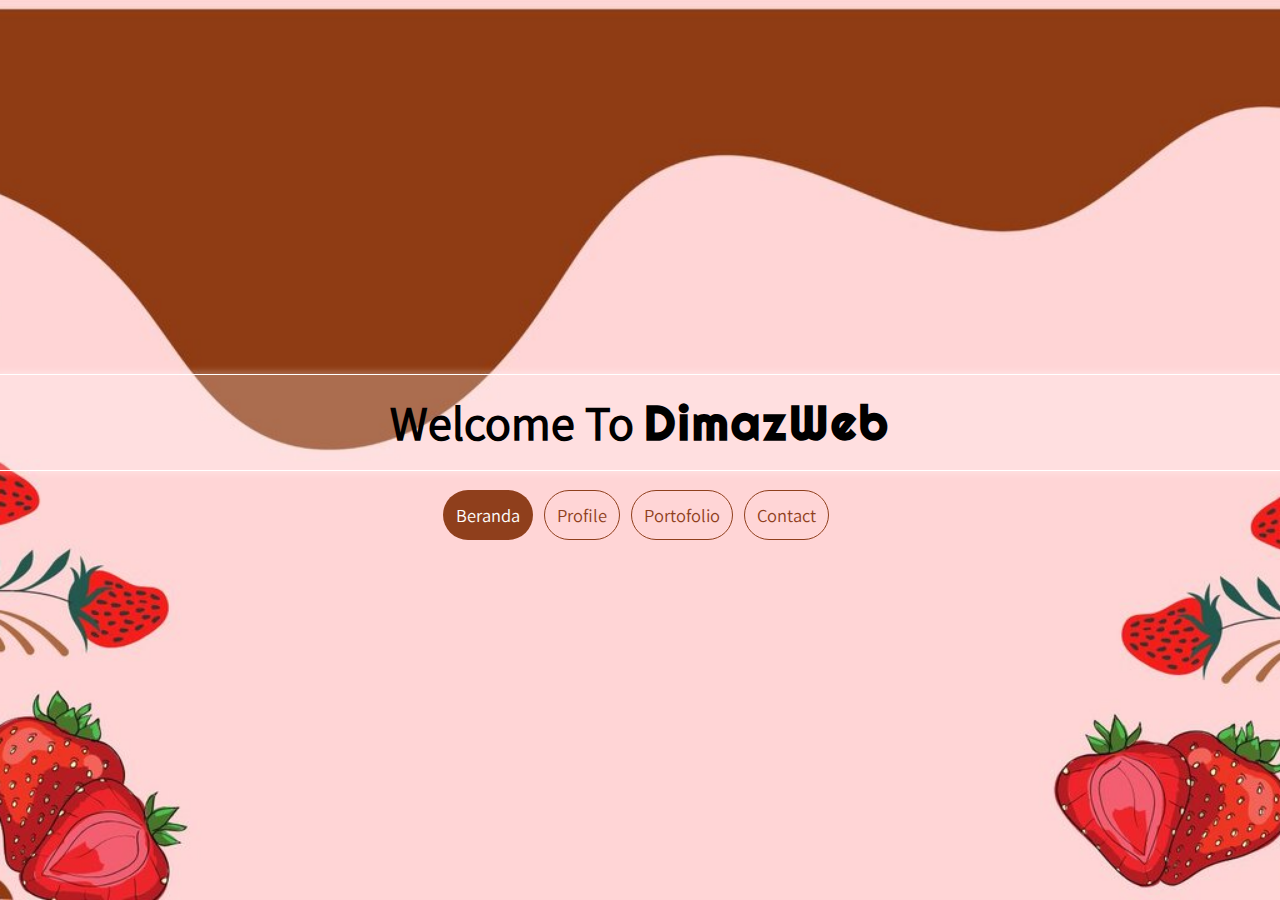
<file: index.html>
<!DOCTYPE html>
<html lang="en">
<head>
  <meta charset="UTF-8">
  <meta http-equiv="X-UA-Compatible" content="IE=edge">
  <meta name="viewport" content="width=device-width, initial-scale=1.0">
  <title>Beranda - Dimaz Web</title>
  <link rel="stylesheet" href="./css/style.css">
</head>
<body>
  <div id="main-banner" style="height: 100vh !important;">
    <div class="content-paralax">
      <div style="width: 100%; text-align: center;">
        <div class="welcome mb-3">
          <h1>Welcome To <span class="bold-weight" style="letter-spacing: 3px;">DimazWeb</span> </h1>
        </div>
        <div style="margin-top: 2rem;">
          <a href="index.html" class="btn btn-brown rounded mr-1 font-lg">Beranda</a>
          <a href="profile.html" class="btn btn-outline-brown rounded mr-1 font-lg">Profile</a>
          <a href="portofolio.html" class="btn btn-outline-brown mr-1 rounded font-lg">Portofolio</a>
          <a href="kontak.html" class="btn btn-outline-brown mr-1 rounded font-lg">Contact</a>
        </div>
      </div>
    </div>
  </div>
</body>
</html>
</file>
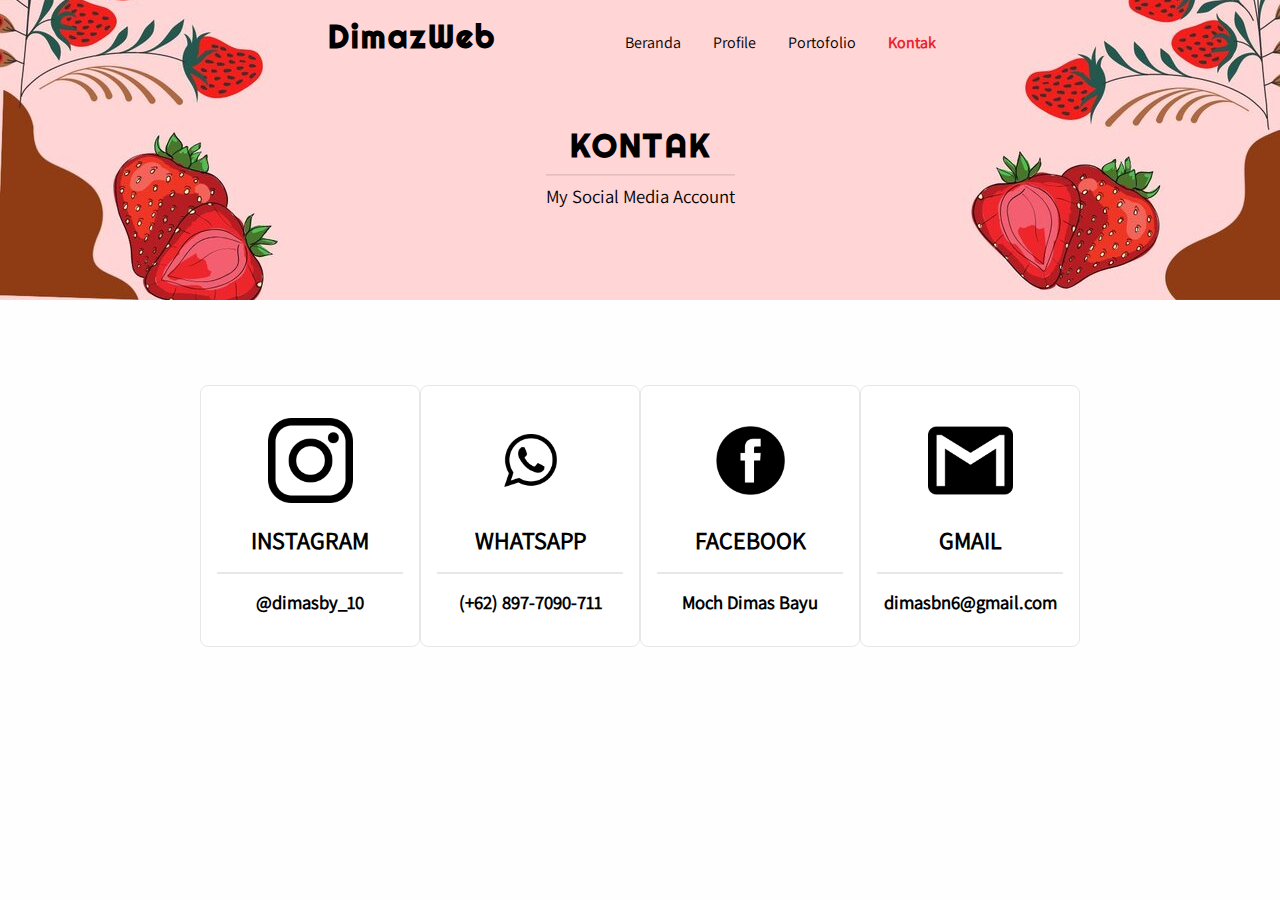
<file: kontak.html>
<!DOCTYPE html>
<html lang="en">
<head>
  <meta charset="UTF-8">
  <meta http-equiv="X-UA-Compatible" content="IE=edge">
  <meta name="viewport" content="width=device-width, initial-scale=1.0">
  <title>Portofolio - Dimas Web</title>
  <link rel="stylesheet" href="./css/style.css">
</head>
<body>
  <header class="main-content">
    <div class="header-content">
      <h1 class="brand bold-weight" style="letter-spacing: 2px;">DimazWeb</h1>
      <ol class="header-menu plain">
        <li class="menu-item">
          <a href="index.html">Beranda</a>
        </li>
        <li class="menu-item">
          <a href="profile.html">Profile</a>
        </li>
        <li class="menu-item">
          <a href="portofolio.html">Portofolio</a>
        </li>
        <li class="menu-item active">
          <a href="kontak.html">Kontak</a>
        </li>
      </ol>
    </div>
  </header>
  <div id="main-banner">
    <div style="margin-top: 125px; text-align: center;">
      <h1 class="bold-weight mb-2" style="letter-spacing: 2px;">KONTAK</h1>
      <hr class="mb-2" style="border-color: #0000001a;">
      <h3 class="light-weight">My Social Media Account</h3>
    </div>
  </div>
  <div class="main-content" id="content">
    <div class="card-list">
      <div class="card-contact">
        <a href="https://www.instagram.com/dimasby_10/" style="color: #000000; text-decoration: none;" target="_blank">
          <div style="text-align: center;">
            <img src="IMAGES/Contact/pngwing.com (1).png" alt="" style="object-fit: contain;" class="mb-3" width="85px">
            <h2 class="mb-3">INSTAGRAM</h2>
            <hr class="mb-3" color="#e7e7e7">
            <h3>@dimasby_10</h3>
          </div>
        </a>
      </div>
      <div class="card-contact">
        <a href="https://api.whatsapp.com/send/?phone=628977090711" style="color: #000000; text-decoration: none;" target="_blank">
          <div style="text-align: center;">
            <img src="IMAGES/Contact/pngwing.com (2).png" alt="" style="object-fit: contain;" class="mb-3" width="85px">
            <h2 class="mb-3">WHATSAPP</h2>
            <hr class="mb-3" color="#e7e7e7">
            <h3>(+62) 897-7090-711</h3>
          </div>
        </a>
      </div>
      <div class="card-contact">
        <a href="http://www.facebook.com/100003594042326/" style="color: #000000; text-decoration: none;" target="_blank">
          <div style="text-align: center;">
            <img src="IMAGES/Contact/pngwing.com (3).png" alt="" style="object-fit: contain;" class="mb-3" width="85px">
            <h2 class="mb-3">FACEBOOK</h2>
            <hr class="mb-3" color="#e7e7e7">
            <h3>Moch Dimas Bayu</h3>
          </div>
        </a>
      </div>
      <div class="card-contact">
        <a href="mailto:dimasbn6@gmail.com" style="color: #000000; text-decoration: none;" target="_blank">
          <div style="text-align: center;">
            <img src="IMAGES/Contact/pngwing.com (4).png" alt="" style="object-fit: contain;" class="mb-3" width="85px">
            <h2 class="mb-3">GMAIL</h2>
            <hr class="mb-3" color="#e7e7e7">
            <h3>dimasbn6@gmail.com</h3>
          </div>
        </a>
      </div>
    </div>
  </div>
</body>
</html>
</file>
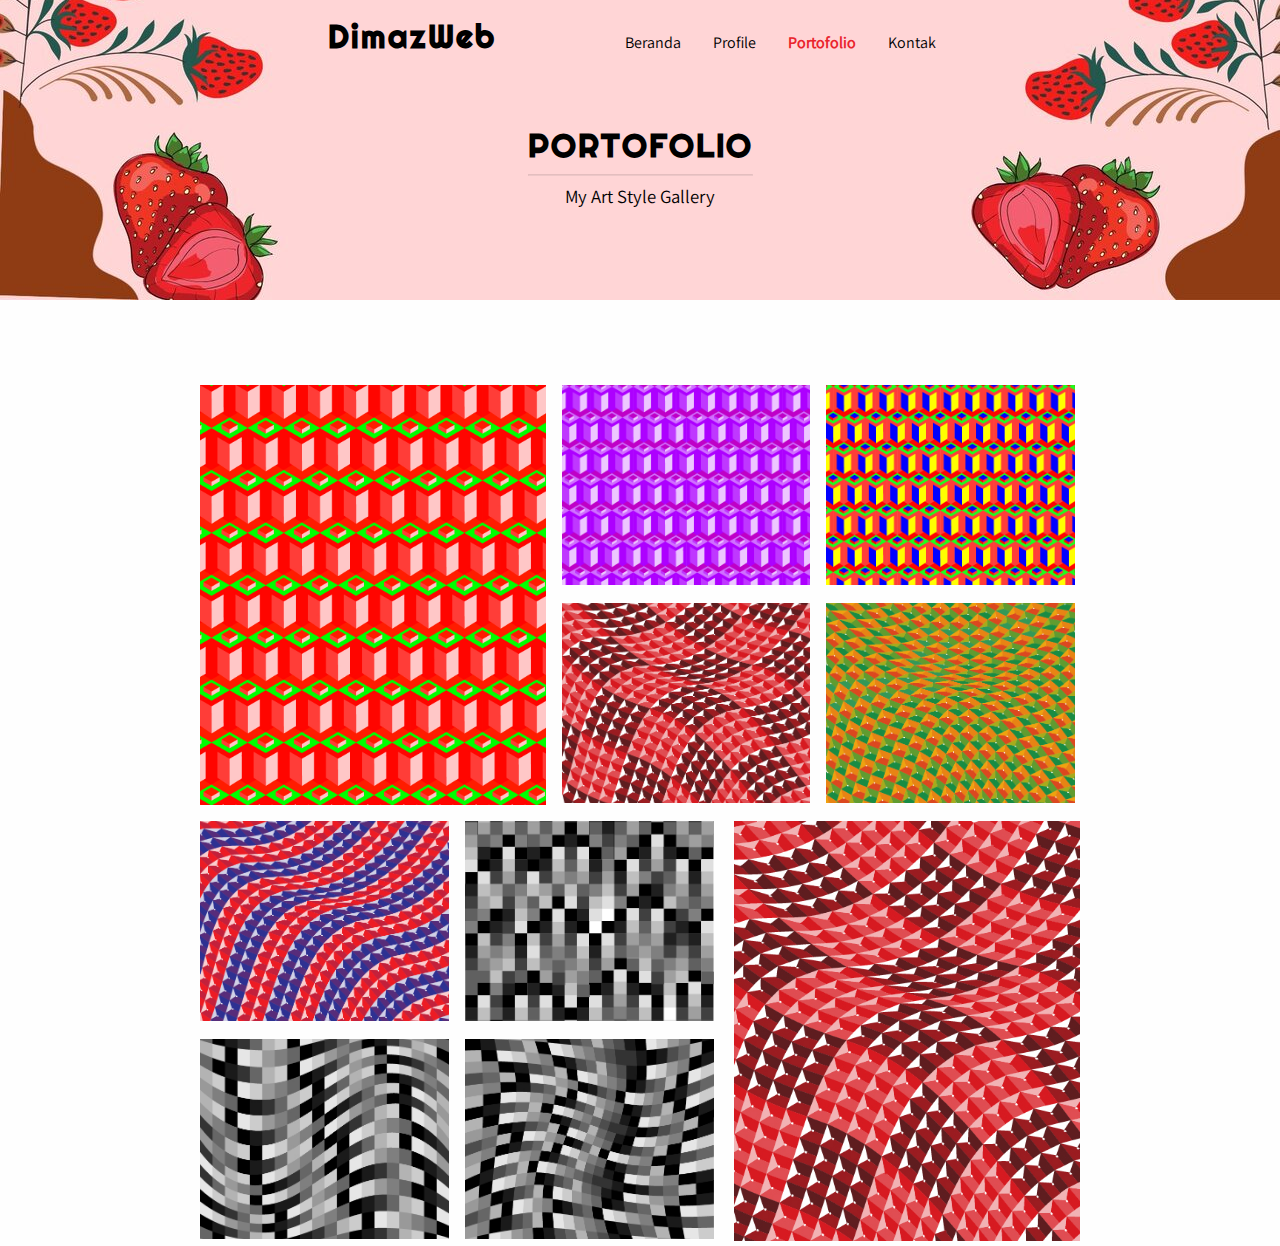
<file: portofolio.html>
<!DOCTYPE html>
<html lang="en">
<head>
  <meta charset="UTF-8">
  <meta http-equiv="X-UA-Compatible" content="IE=edge">
  <meta name="viewport" content="width=device-width, initial-scale=1.0">
  <title>Portofolio - Dimaz Web</title>
  <link rel="stylesheet" href="./css/style.css">
</head>
<body>
  <header class="main-content">
    <div class="header-content">
      <h1 class="brand bold-weight" style="letter-spacing: 2px;">DimazWeb</h1>
      <ol class="header-menu plain">
        <li class="menu-item">
          <a href="index.html">Beranda</a>
        </li>
        <li class="menu-item">
          <a href="profile.html">Profile</a>
        </li>
        <li class="menu-item active">
          <a href="portofolio.html">Portofolio</a>
        </li>
        <li class="menu-item">
          <a href="kontak.html">Kontak</a>
        </li>
      </ol>
    </div>
  </header>
  <div id="main-banner">
    <div style="margin-top: 125px; text-align: center;">
      <h1 class="bold-weight mb-2" style="letter-spacing: 2px;">PORTOFOLIO</h1>
      <hr class="mb-2" style="border-color: #0000001a;">
      <h3 class="light-weight">My Art Style Gallery</h3>
    </div>
  </div>
  <div class="main-content" id="content">
    <div class="posting-gallery mb-3">
      <a href="portofolio.html" class="thumbnail">
        <img src="./IMAGES/Gallery/Nirmana 1.jpg" alt="Gallery1">
      </a>
      <div class="other">
        <a href="portofolio.html" class="item">
          <img src="./IMAGES/Gallery/Nirmana 2.jpg" alt="Gallery1">
        </a>
        <a href="portofolio.html" class="item">
          <img src="./IMAGES/Gallery/Nirmana 3.jpg" alt="Gallery1">
        </a>
        <a href="portofolio.html" class="item">
          <img src="./IMAGES/Gallery/Nirmana 4.jpg" alt="Gallery1">
        </a>
        <a href="portofolio.html" class="item">
          <img src="./IMAGES/Gallery/Nirmana 5.jpg" alt="Gallery1">
        </a>
      </div>
    </div>
    <div class="posting-gallery">
      <div class="other">
        <a href="portofolio.html" class="item">
          <img src="./IMAGES/Gallery/Nirmana 6.jpg" alt="Gallery1">
        </a>
        <a href="portofolio.html" class="item">
          <img src="./IMAGES/Gallery/Nirmana 7.jpg" alt="Gallery1">
        </a>
        <a href="portofolio.html" class="item">
          <img src="./IMAGES/Gallery/Nirmana 8.jpg" alt="Gallery1">
        </a>
        <a href="portofolio.html" class="item">
          <img src="./IMAGES/Gallery/Nirmana 9.jpg" alt="Gallery1">
        </a>
      </div>
      <a href="portofolio.html" class="thumbnail">
        <img src="./IMAGES/Gallery/Nirmana 4.jpg" alt="Gallery1">
      </a>
    </div>
  </div>
</body>
</html>
</file>
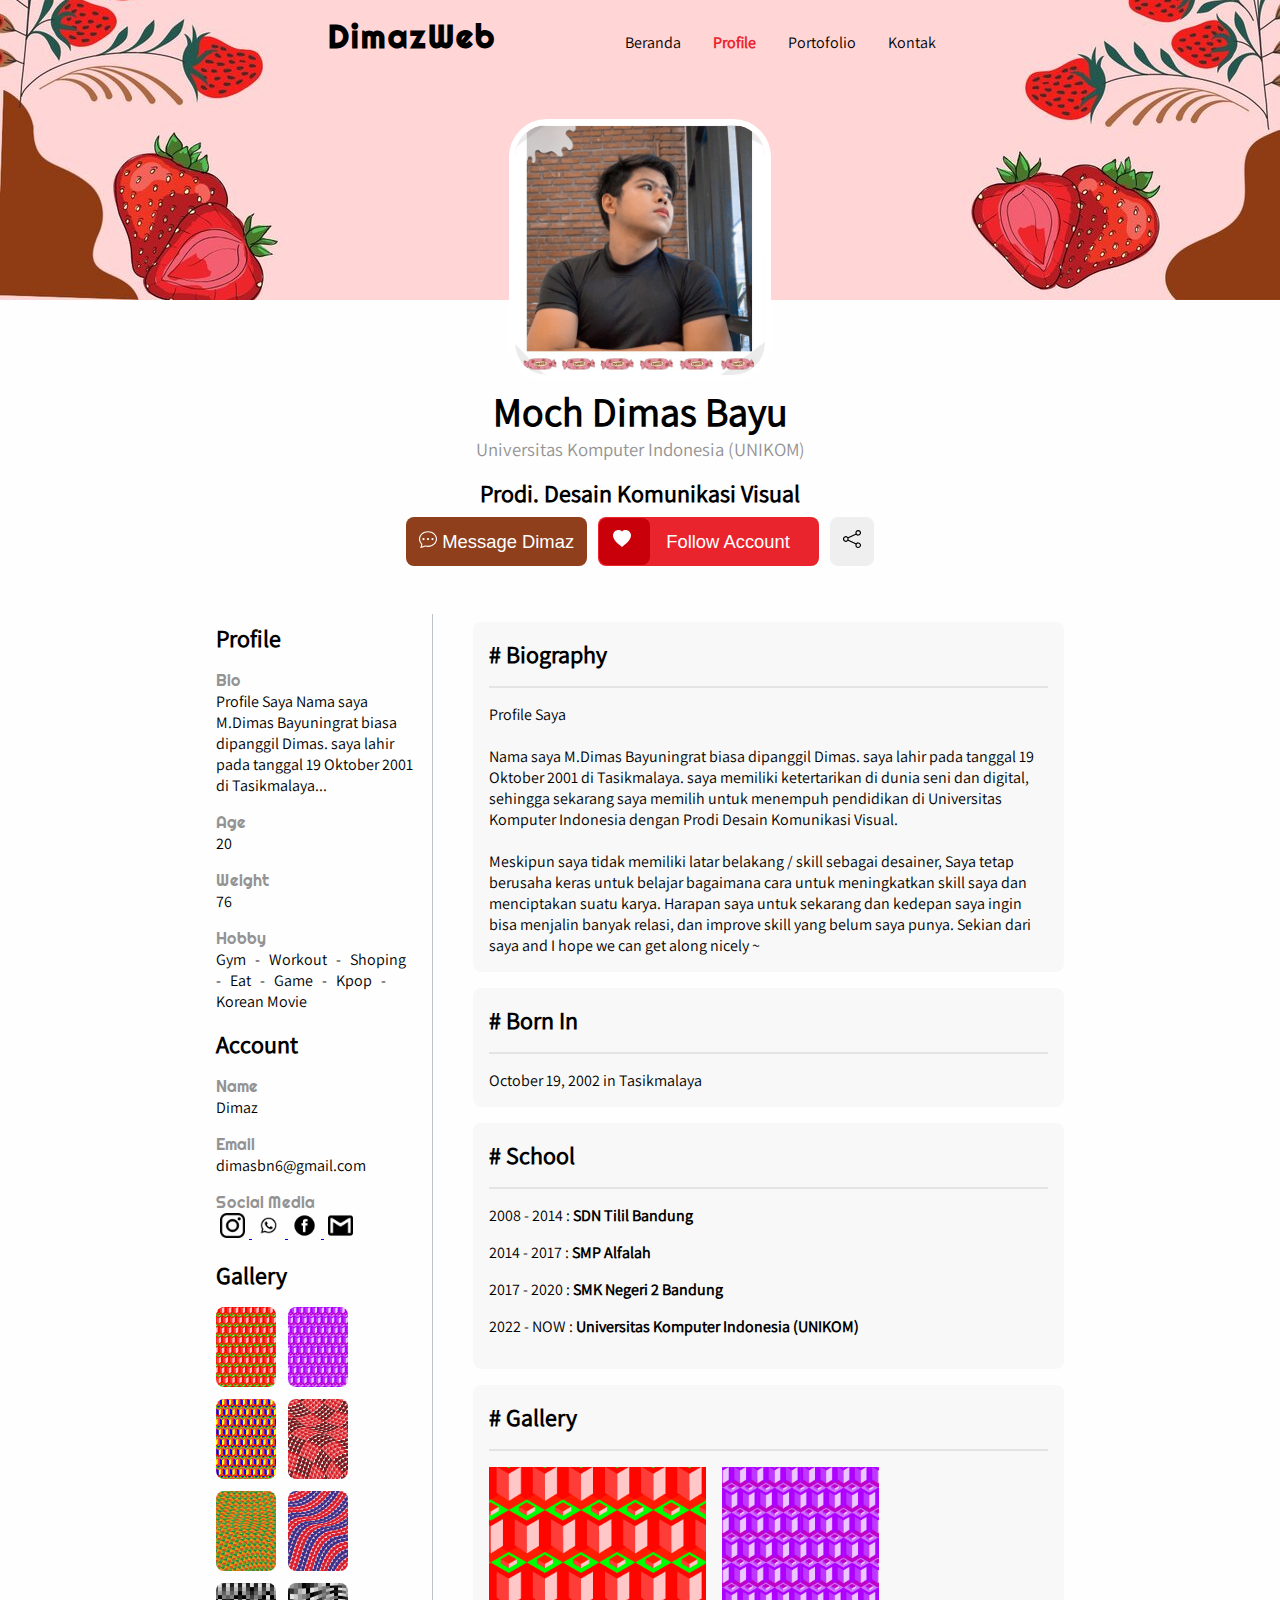
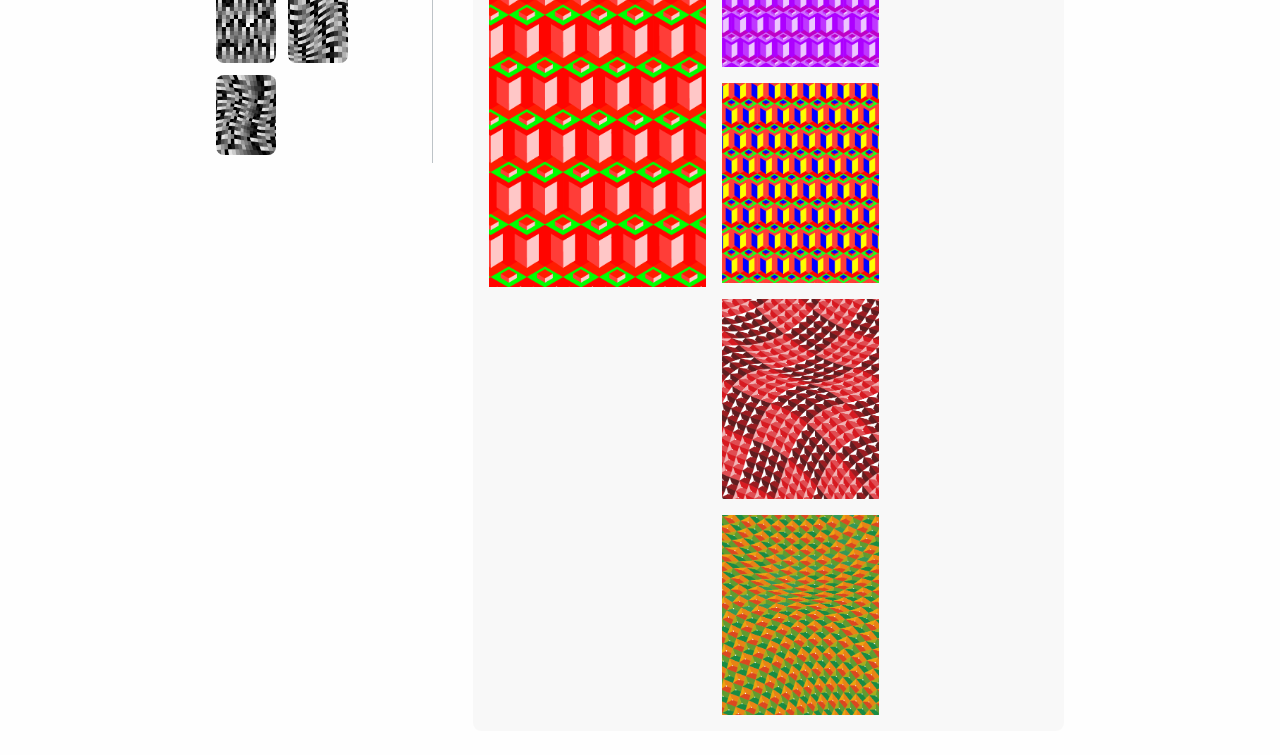
<file: profile.html>
<!DOCTYPE html>
<html lang="en">
<head>
  <meta charset="UTF-8">
  <meta http-equiv="X-UA-Compatible" content="IE=edge">
  <meta name="viewport" content="width=device-width, initial-scale=1.0">
  <title>Profile - Dimaz Web</title>
  <link rel="stylesheet" href="./css/style.css">
</head>
<body>
  <header class="main-content">
    <div class="header-content">
      <h1 class="brand bold-weight" style="letter-spacing: 2px;">DimazWeb</h1>
      <ol class="header-menu plain">
        <li class="menu-item">
          <a href="index.html">Beranda</a>
        </li>
        <li class="menu-item active">
          <a href="profile.html">Profile</a>
        </li>
        <li class="menu-item">
          <a href="portofolio.html">Portofolio</a>
        </li>
        <li class="menu-item">
          <a href="kontak.html">Kontak</a>
        </li>
      </ol>
    </div>
  </header>
  <div id="main-banner">
    <img src="./IMAGES/Profile/user_img.jpg" alt="user-img" class="user-img" draggable="false">
  </div>
  <div class="main-content" id="content">
    <div class="mb-5">
      <div class="mb-3">
        <h1>Moch Dimas Bayu</h1>
        <h3 class="light-weight text-muted">Universitas Komputer Indonesia (UNIKOM)</h3>
      </div>
      <h2 class="mb-2">Prodi. Desain Komunikasi Visual</h2>
      <div>
        <button type="button" class="btn btn-brown mx-1 font-lg" title="Mesasge to Dimaz">
          <img src="./IMAGES/External-Icons/chat-dots.svg" alt="icon-message" width="18" height="18">
          <span>Message Dimaz</span>
        </button>
        <button type="button" class="btn mx-1 btn-red font-lg pl-0" title="Follow & Like This Account">
          <span class="btn btn-darkred mr-3">
            <img src="./IMAGES/External-Icons/heart-fill.svg" alt="heart" width="20" height="18">
          </span>
          <span class="mr-3">Follow Account</span>
        </button>
        <button type="button" class="btn mx-1 font-lg" title="Share Dimaz Profile">
          <img src="./IMAGES/External-Icons/share.svg" alt="heart" width="18" height="18">
        </button>
      </div>
    </div>
    <div class="text-left posting">
      <div class="posting-left">
        <div>
          <h2 class="mb-3">Profile</h2>
          <ol>
            <li class="mb-3">
              <span class="text-muted bold-weight">Bio</span>
              <p>
                Profile Saya Nama saya M.Dimas Bayuningrat biasa dipanggil Dimas. 
                saya lahir pada tanggal 19 Oktober 2001 di Tasikmalaya...
              </p>
            </li>
            <li class="mb-3">
              <span class="text-muted bold-weight">Age</span>
              <p>
                20
              </p>
            </li>
            <li class="mb-3">
              <span class="text-muted bold-weight">Weight</span>
              <p>
                76
              </p>
            </li>
            <li class="mb-3">
              <span class="text-muted bold-weight">Hobby</span>
              <p>
                Gym &nbsp; - &nbsp; Workout &nbsp; - &nbsp; Shoping &nbsp; - &nbsp; Eat &nbsp; - &nbsp; Game &nbsp; - &nbsp; Kpop &nbsp; - &nbsp; Korean Movie
              </p>
            </li>
          </ol>

          <h2 class="mb-3">Account</h2>
          <ol>
            <li class="mb-3">
              <span class="text-muted bold-weight">Name</span>
              <p>
                Dimaz
              </p>
            </li>
            <li class="mb-3">
              <span class="text-muted bold-weight">Email</span>
              <p>
                dimasbn6@gmail.com
              </p>
            </li>
            <li class="mb-3">
              <span class="text-muted bold-weight">Social Media</span>
              <div>
                <a href="kontak.html">
                  <img src="./IMAGES/Contact/pngwing.com (1).png" alt="ig" class="mx-1" width="25" height="25">
                </a>
                <a href="kontak.html">
                  <img src="./IMAGES/Contact/pngwing.com (2).png" alt="wa" class="mx-1" width="25" height="25">
                </a>
                <a href="kontak.html">
                  <img src="./IMAGES/Contact/pngwing.com (3).png" alt="fb" class="mx-1" width="25" height="25">
                </a>
                <a href="kontak.html">
                  <img src="./IMAGES/Contact/pngwing.com (4).png" alt="mail" class="mx-1" width="25" height="25">
                </a>
              </div>
            </li>
          </ol>

          <h2 class="mb-3">Gallery</h2>
          <div class="mini-galery">
            <a href="portofolio.html">
              <img src="./IMAGES/Gallery/Nirmana 1.jpg" alt="Gallery1">
            </a>
            <a href="portofolio.html">
              <img src="./IMAGES/Gallery/Nirmana 2.jpg" alt="Gallery1">
            </a>
            <a href="portofolio.html">
              <img src="./IMAGES/Gallery/Nirmana 3.jpg" alt="Gallery1">
            </a>
            <a href="portofolio.html">
              <img src="./IMAGES/Gallery/Nirmana 4.jpg" alt="Gallery1">
            </a>
            <a href="portofolio.html">
              <img src="./IMAGES/Gallery/Nirmana 5.jpg" alt="Gallery1">
            </a>
            <a href="portofolio.html">
              <img src="./IMAGES/Gallery/Nirmana 6.jpg" alt="Gallery1">
            </a>
            <a href="portofolio.html">
              <img src="./IMAGES/Gallery/Nirmana 7.jpg" alt="Gallery1">
            </a>
            <a href="portofolio.html">
              <img src="./IMAGES/Gallery/Nirmana 8.jpg" alt="Gallery1">
            </a>
            <a href="portofolio.html">
              <img src="./IMAGES/Gallery/Nirmana 9.jpg" alt="Gallery1">
            </a>
          </div>
        </div>
      </div>
      <div class="posting-right">
        <ul class="plain posting-timeline">
          <li class="card show">
            <h2 class="mb-3"># Biography</h2>
            <hr class="mb-3" color="#e4e4e4">
            <p class="text-lg">
              Profile Saya <br>
              <br>
              Nama saya M.Dimas Bayuningrat biasa dipanggil Dimas. saya lahir pada tanggal 19 Oktober 2001 di Tasikmalaya. saya memiliki ketertarikan di dunia seni dan digital, sehingga sekarang saya memilih untuk menempuh pendidikan di Universitas Komputer Indonesia dengan Prodi Desain Komunikasi Visual.  <br>
              <br>
              Meskipun saya tidak memiliki latar belakang / skill sebagai desainer, Saya tetap berusaha keras untuk belajar bagaimana cara untuk meningkatkan skill saya dan menciptakan suatu karya. Harapan saya untuk sekarang dan kedepan saya ingin bisa menjalin banyak relasi, dan improve skill yang belum saya punya. Sekian dari saya and I hope we can get along nicely ~
            </p>
          </li>
          <li class="card">
            <h2 class="mb-3"># Born In</h2>
            <hr class="mb-3" color="#e4e4e4">
            <p class="text-lg">
              October 19, 2002 in Tasikmalaya
            </p>
          </li>
          <li class="card">
            <h2 class="mb-3"># School</h2>
            <hr class="mb-3" color="#e4e4e4">
            <p class="text-lg mb-3">2008 - 2014 : <strong>SDN Tilil Bandung</strong></p>
            <p class="text-lg mb-3">2014 - 2017 : <strong>SMP Alfalah</strong></p>
            <p class="text-lg mb-3">2017 - 2020 : <strong>SMK Negeri 2 Bandung</strong></p>
            <p class="text-lg mb-3">2022 - NOW : <strong>Universitas Komputer Indonesia (UNIKOM)</strong></p>
          </li>
          <li class="card">
            <h2 class="mb-3"># Gallery</h2>
            <hr class="mb-3" color="#e4e4e4">
            <div class="posting-gallery">
              <a href="portofolio.html" class="thumbnail">
                <img src="./IMAGES/Gallery/Nirmana 1.jpg" alt="Gallery1">
              </a>
              <div class="other">
                <a href="portofolio.html" class="item">
                  <img src="./IMAGES/Gallery/Nirmana 2.jpg" alt="Gallery1">
                </a>
                <a href="portofolio.html" class="item">
                  <img src="./IMAGES/Gallery/Nirmana 3.jpg" alt="Gallery1">
                </a>
                <a href="portofolio.html" class="item">
                  <img src="./IMAGES/Gallery/Nirmana 4.jpg" alt="Gallery1">
                </a>
                <a href="portofolio.html" class="item">
                  <img src="./IMAGES/Gallery/Nirmana 5.jpg" alt="Gallery1">
                </a>
              </div>
            </div>
          </li>
        </ul>
      </div>
    </div>
  </div>
</body>
</html>
</file>
<file: css/style.css>
*, ::before, ::after {
  margin: 0;
  box-sizing: border-box;
}

@font-face {
  font-family: 'Assistant';
  src: url(../FONTS/Assistant-Regular.ttf);
}
@font-face {
  font-family: 'Righteous';
  src: url(../FONTS/Righteous-Regular.ttf);
}
@font-face {
  font-family: 'RiberioDemoScript';
  src: url(../FONTS/RiberioDemoScript.ttf);
}

body {
  margin: 0;
  color: #000000;
  text-align: left;
  background-color: #fefefe;
  width: 100vw;
  min-height: 100vh;
  overflow-x: hidden;
  overflow-y: auto;
  font-family: 'Assistant', 'Times New Roman', Times, serif;
  font-weight: 400;
}
.main-content {
  padding: 5.313rem 12.5rem 0;
}
#content {
  text-align: center;
}
.welcome{
  display: block;
  width: 100%;
  padding: 1rem;
  text-align: center;
  font-size: 1.5rem;
  background-color: rgba(255, 255, 255, .25);
  border-top: 1px solid white;
  border-bottom: 1px solid white;
  box-shadow: 0 0 6px 3px rgb(255 255 255 / 25%);
}
.text-white {
  color: #ffffff;
}
.text-black {
  color: #000000;
}
.text-muted {
  color: #939393;
}
.bold-weight {
  font-family: 'Righteous', 'Times New Roman', Times, serif;
}
.normal-weight {
  font-family: 'Assistant', 'Times New Roman', Times, serif;
}
.light-weight {
  font-family: 'Assistant', 'Times New Roman', Times, serif;
  font-weight: 200;
}
.mb-5 {
  margin-bottom: 3rem;
}
.mb-3 {
  margin-bottom: 1rem;
}
.mb-2 {
  margin-bottom: .5rem;
}
.mb-1 {
  margin-bottom: .25rem;
}
.font-lg {
  font-size: 1.15rem;
}
.text-lg {
  font-size: 1rem;
}
.mx-1 {
  margin: 0 .25rem;
}
.mr-1 {
  margin-right: .5rem;
}
.mr-2 {
  margin-right: .75rem;
}
.mr-3 {
  margin-right: 1rem;
}
.text-left {
  text-align: left;
}
.btn {
  padding: .75rem;
  border: 0;
  cursor: pointer;
  border-radius: .5rem;
  color: currentColor;
  text-decoration: none;
  transition: .4s;
  border: 1px solid;
  border-color: transparent;
}
.btn.rounded {
  border-radius: 15rem;
}
.btn.btn-circle {
  border-radius: 50%;
}
.btn.btn-outline-white {
  border: 1px solid white;
  color: white;
}
.btn.btn-brown,
.btn-outline-brown:hover {
  background: #8F3F1C !important;
  color: #ffffff !important;
  border-color: transparent !important;
}
.btn.btn-outline-brown {
  background: transparent;
  border-color: #8F3F1C;
  color: #8F3F1C;
}
.btn.btn-red {
  background-color: #EA242D;
  color: #ffffff;
}
.btn.btn-darkred {
  background-color: #c9000a;
  color: #ffffff;
}
.pl-0 {
  padding-left: 0;
}
ul.plain,
ol.plain {
  list-style-type: none;
  padding-left: 0;
}

header {
  padding-top: 1rem !important;
  position: absolute;
  top: 0;
  left: 0;
  width: 100vw;
  background-color: transparent;
  z-index: 100;
}
header > .header-content {
  padding: 0 8rem;
  display: flex;
  justify-content: space-between;
}
header > .header-content .header-menu{
  padding-left: 0;
  display: flex;
}
header > .header-content .header-menu .menu-item{
  padding: 1rem;
}
header > .header-content .header-menu .menu-item.active{
  color: #EA242D;
  font-weight: bold;
}
header > .header-content .header-menu .menu-item > a{
  color: currentColor;
  text-decoration: none;
}

#main-banner {
  width: 100%;
  height: 300px;
  display: flex;
  justify-content: center;
  position: relative;
  background-image: url('../IMAGES/Background/Artboard.jpg');
  background-position: center bottom;
  background-repeat: no-repeat;
  background-size: cover;
}

#main-banner .user-img {
  width: 250px;
  height: 250px;
  border-radius: 2rem;
  outline: 6px solid white;
  position: absolute;
  bottom: 0;
  left: 50%;
  translate: -50% 30%;
  object-fit: cover;
  object-position: center;
}

#content {
  text-align: center;
}
#content h1{
  font-size: 2.5rem;
}
#content .posting{
  width: 100%;
  display: flex;
  gap: 1.5rem;
}
#content .posting > *{
  height: 100%;
  margin: 0;
  padding: .5rem 1rem;
}
#content .posting > .posting-left{
  flex-grow: 0;
  max-width: 325px;
  border-right: 1px solid #bdc3c7;
}
#content .posting > .posting-left ol{
  list-style: none;
  padding-left: 0;
}
#content .posting > .posting-left .mini-galery{
  display: flex;
  gap: .75rem;
  flex-wrap: wrap;
}
#content .posting > .posting-left .mini-galery > *{
  width: 30%;
  height: 80px;
}
#content .posting > .posting-left .mini-galery > * > img{
  object-fit: cover;
  object-position: center;
  width: 100%;
  height: 100%;
  border-radius: .5rem;
}
#content .posting > .posting-right{
  flex-grow: 1;
}

.posting-timeline > .card {
  margin-bottom: 1rem;
  background-color: rgba(0, 0, 0, .025);
  border-radius: .5rem;
  padding: 1rem;
  transition: .4s;
}
.posting-timeline > .card:hover {
  box-shadow: 0 0 6px 1px rgba(0, 0, 0, .1);
}
.posting-gallery {
  display: flex;
  gap: 1rem;
}
.posting-gallery img{
  width: 100%;
  height: 100%;
  object-fit: cover;
}
.posting-gallery .thumbnail{
  width: 40%;
  height: 420px;
}
.posting-gallery .other{
  width: 60%;
  display: flex;
  flex-wrap: wrap;
  gap: 1rem;
}
.posting-gallery .other > .item{
  width: 48%;
  height: 200px;
}
.card-list {
  display: flex;
}
.card-list > *{
  width: 25%;
}
.card-contact {
  background-color: #ffffff;
  border: 1px solid #e7e7e7;
  display: block;
  padding: 2rem 1rem;
  border-radius: .5rem;
}
.content-paralax {
  display: flex;
  width: 100%;
  height: 100%;
  justify-content: center;
  align-items: center;
}
</file>
